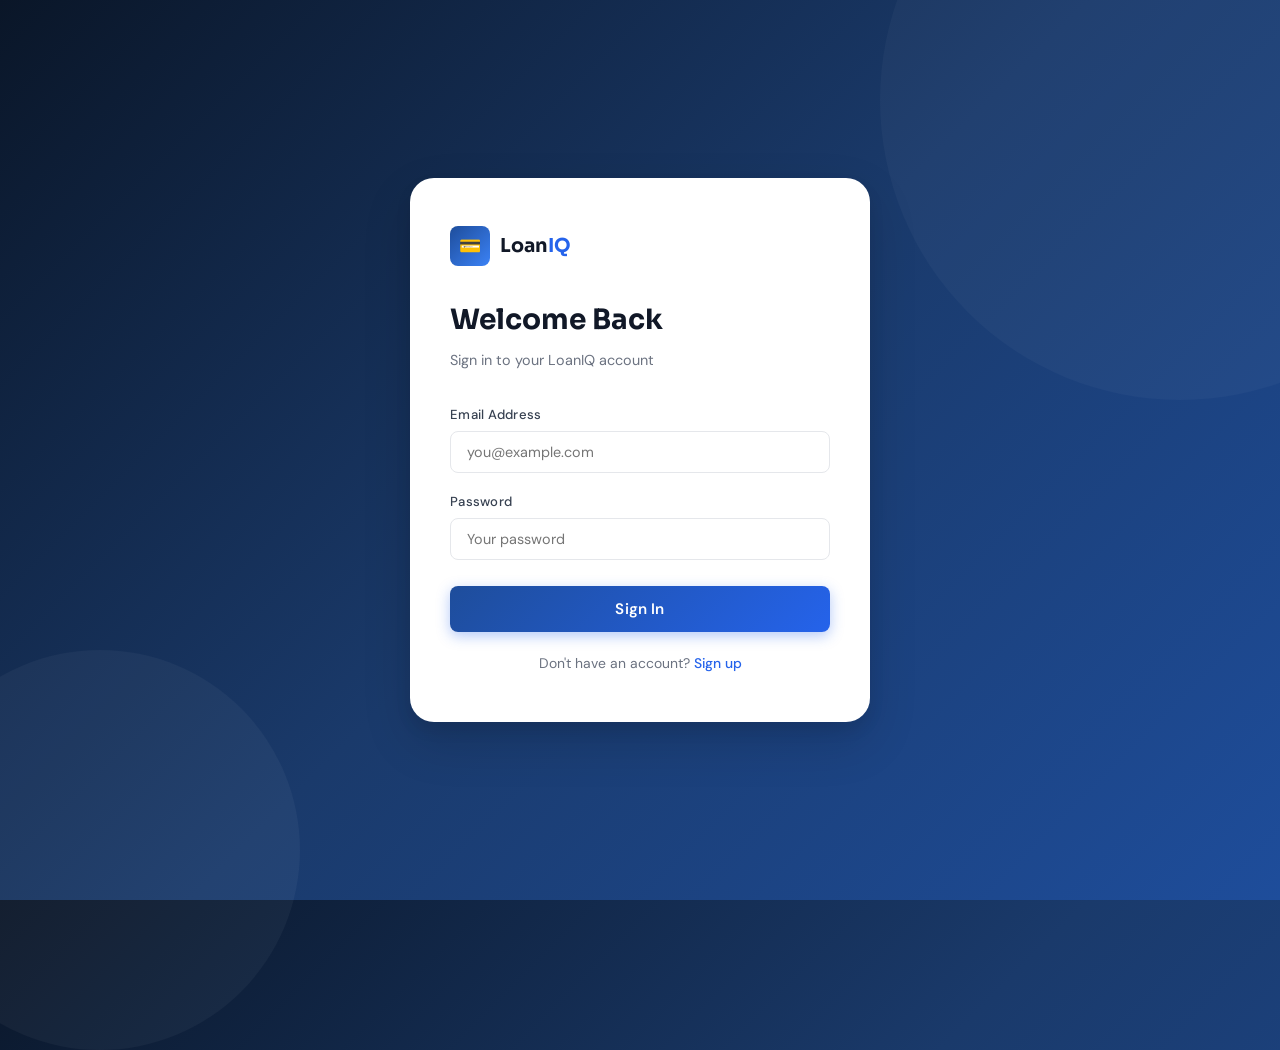
<file: index.html>
<!DOCTYPE html>
<html lang="en">
<head>
  <meta charset="UTF-8">
  <meta name="viewport" content="width=device-width, initial-scale=1.0">
  <title>LoanIQ — Redirecting</title>
  <script src="script.js" defer></script>
</head>
<body></body>
</html>
</file>
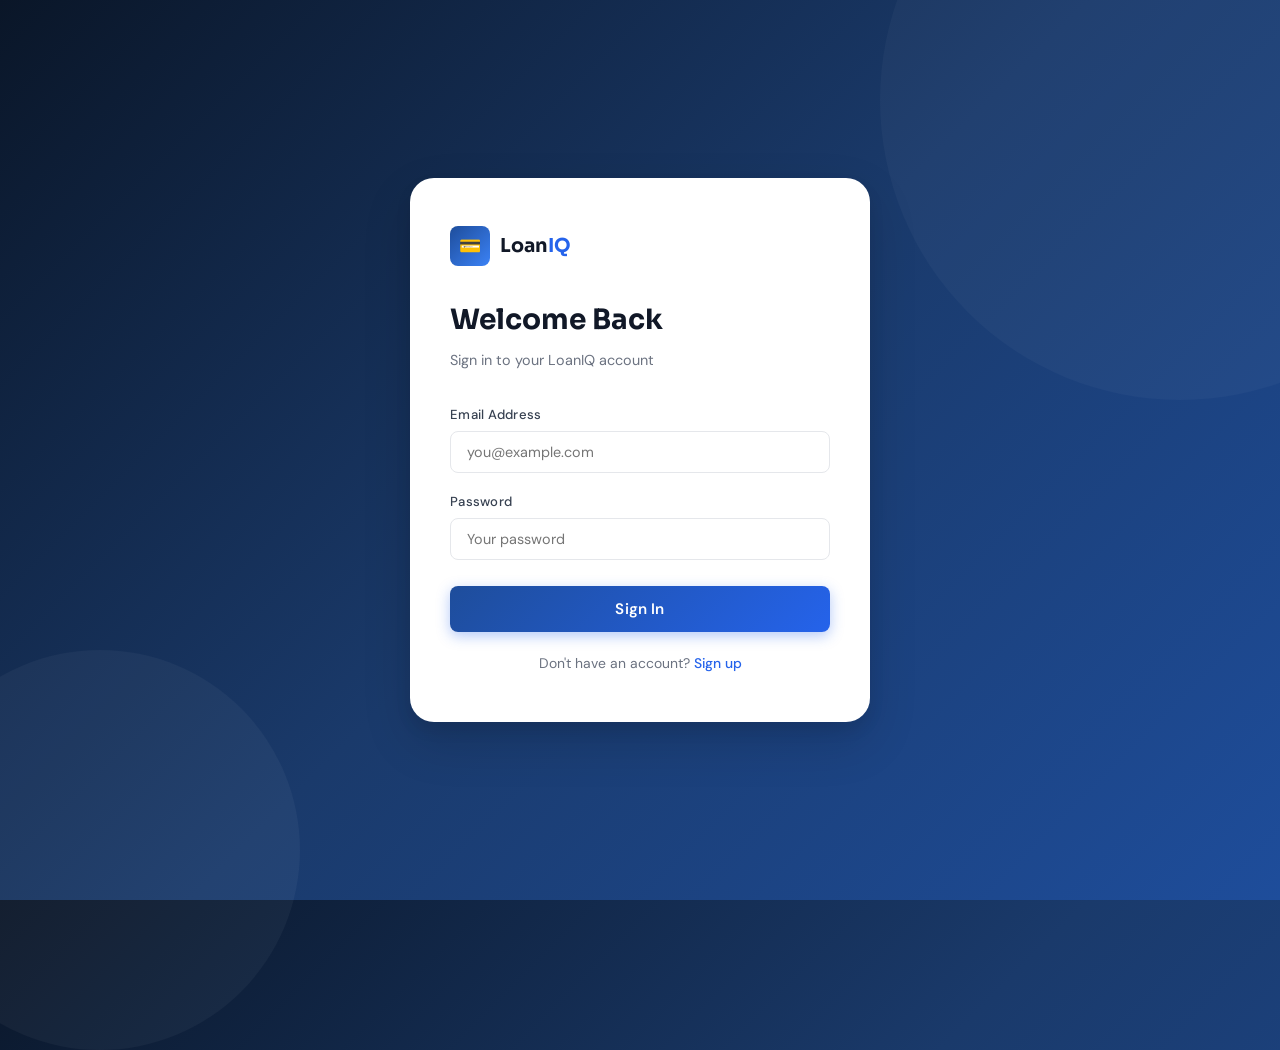
<file: admin.html>
<!DOCTYPE html>
<html lang="en">
<head>
  <meta charset="UTF-8">
  <meta name="viewport" content="width=device-width, initial-scale=1.0">
  <title>LoanIQ — Admin Dashboard</title>
  <link rel="stylesheet" href="style.css">
</head>
<body>

<div class="app-layout">

  <!-- Admin Sidebar -->
  <aside class="sidebar">
    <div class="sidebar-logo">
      <div class="sidebar-logo-icon">🔐</div>
      <div class="sidebar-logo-text">Loan<span>IQ</span> <span style="font-size:0.65rem;opacity:0.7;display:block;font-weight:400;color:rgba(255,255,255,0.5)">Admin Panel</span></div>
    </div>
    <nav class="sidebar-nav">
      <a href="admin.html" class="active"><span class="nav-icon">📊</span> Dashboard</a>
      <a href="admin.html"><span class="nav-icon">📋</span> All Applications</a>
      <a href="admin.html"><span class="nav-icon">📈</span> System Statistics</a>
    </nav>
    <div class="sidebar-logout">
      <a href="#" id="logoutBtn"><span>🚪</span> Logout</a>
    </div>
  </aside>

  <!-- Main Content -->
  <main class="main-content">

    <div class="page-header">
      <h1>Admin Dashboard</h1>
      <p>Real-time system statistics and loan application monitoring.</p>
    </div>

    <!-- Stats -->
    <div class="stats-grid">
      <div class="stat-card">
        <div class="stat-icon blue">📋</div>
        <div class="stat-info">
          <div class="stat-value" id="adminTotal">0</div>
          <div class="stat-label">Total Applications</div>
        </div>
      </div>
      <div class="stat-card">
        <div class="stat-icon green">✅</div>
        <div class="stat-info">
          <div class="stat-value" id="adminApproved">0</div>
          <div class="stat-label">Loans Approved</div>
        </div>
      </div>
      <div class="stat-card">
        <div class="stat-icon red">❌</div>
        <div class="stat-info">
          <div class="stat-value" id="adminRejected">0</div>
          <div class="stat-label">Loans Rejected</div>
        </div>
      </div>
      <div class="stat-card">
        <div class="stat-icon yellow">📊</div>
        <div class="stat-info">
          <div class="stat-value" id="adminRate">0%</div>
          <div class="stat-label">Approval Rate</div>
        </div>
      </div>
    </div>

    <!-- Charts Row -->
    <div style="display:grid;grid-template-columns:1fr 1fr;gap:24px;margin-bottom:28px;">

      <div class="card fade-in">
        <div class="card-title">Score Distribution</div>
        <div class="card-subtitle">Distribution of risk scores across all applications</div>
        <div class="admin-bar-chart" id="scoreChart">
          <div style="color:var(--grey-300);font-size:0.8rem;text-align:center;width:100%;padding-top:20px;">No data yet</div>
        </div>
      </div>

      <div class="card fade-in">
        <div class="card-title">System Info</div>
        <div class="card-subtitle">Environment overview</div>
        <div class="profile-meta">
          <div class="meta-row">
            <span class="meta-key">Admin User</span>
            <span class="meta-value">admin@loan.com</span>
          </div>
          <div class="meta-row">
            <span class="meta-key">Scoring Engine</span>
            <span class="meta-value">Rule-Based v1.0</span>
          </div>
          <div class="meta-row">
            <span class="meta-key">Approval Threshold</span>
            <span class="meta-value">60 / 100 pts</span>
          </div>
          <div class="meta-row">
            <span class="meta-key">Storage</span>
            <span class="meta-value">localStorage (Browser)</span>
          </div>
          <div class="meta-row">
            <span class="meta-key">Status</span>
            <span class="meta-value"><span class="badge badge-success">Operational</span></span>
          </div>
        </div>
      </div>

    </div>

    <!-- Recent Applications Table -->
    <div class="card fade-in">
      <div class="card-title">Recent Loan Applications</div>
      <div class="card-subtitle">Latest 20 applications across all users</div>

      <div id="adminEmpty" class="empty-state hidden">
        <div class="empty-icon">📭</div>
        <p>No applications in the system yet.<br>Applications will appear here once users submit their loan forms.</p>
      </div>

      <div class="history-table-wrap">
        <table class="history-table">
          <thead>
            <tr>
              <th>Username</th>
              <th>Loan Amount</th>
              <th>Credit Score</th>
              <th>Risk Score</th>
              <th>Result</th>
              <th>Date</th>
            </tr>
          </thead>
          <tbody id="adminTbody"></tbody>
        </table>
      </div>

    </div>

  </main>
</div>

<script src="script.js"></script>
</body>
</html>
</file>
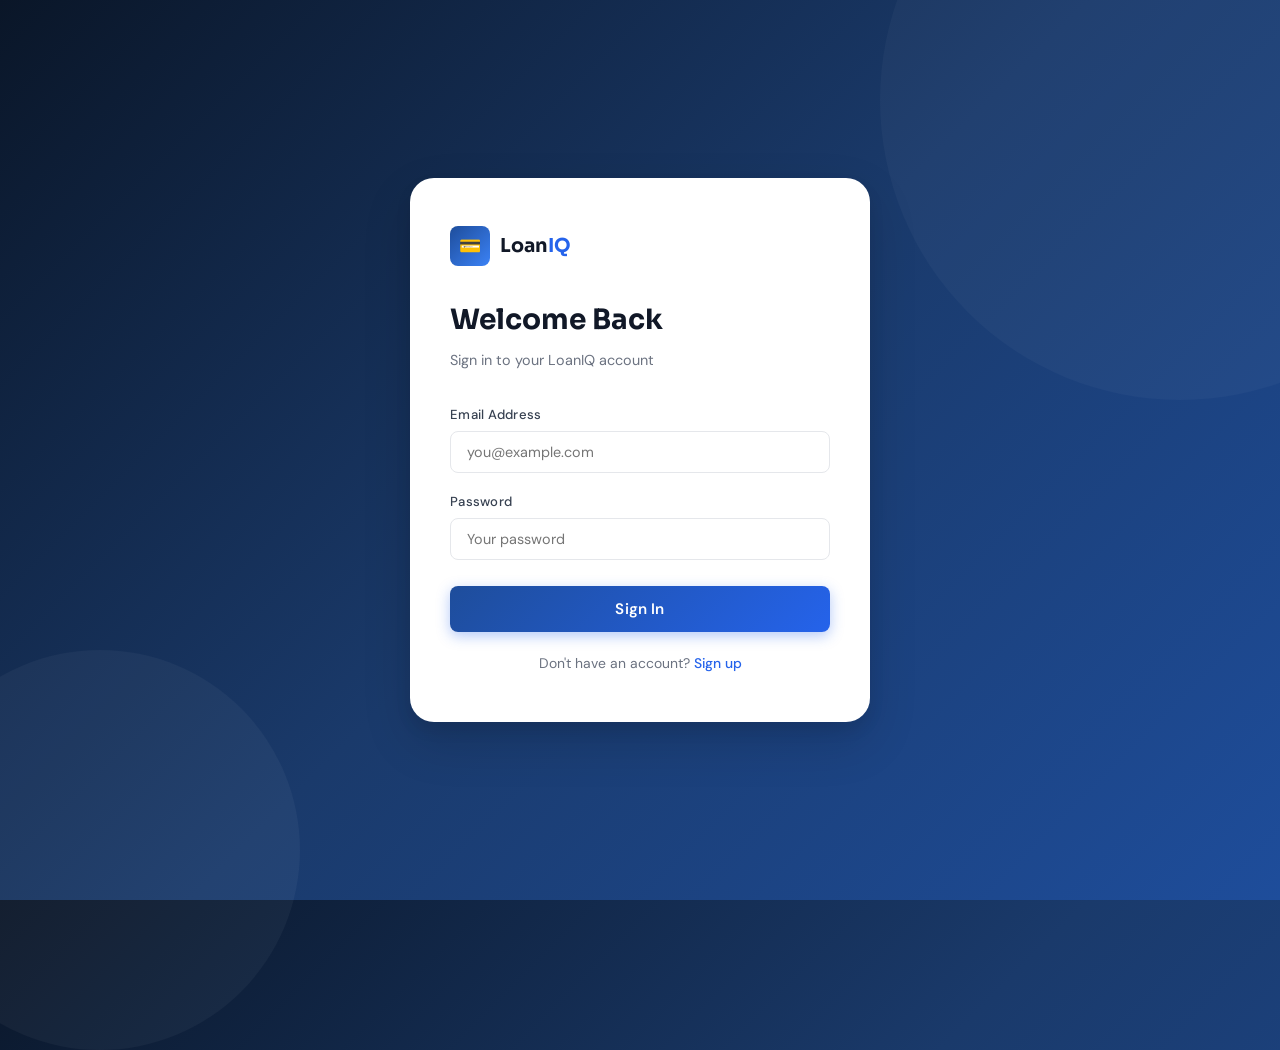
<file: history.html>
<!DOCTYPE html>
<html lang="en">
<head>
  <meta charset="UTF-8">
  <meta name="viewport" content="width=device-width, initial-scale=1.0">
  <title>LoanIQ — Prediction History</title>
  <link rel="stylesheet" href="style.css">
</head>
<body>

<div class="app-layout">

  <!-- Sidebar -->
  <aside class="sidebar">
    <div class="sidebar-logo">
      <div class="sidebar-logo-icon">💳</div>
      <div class="sidebar-logo-text">Loan<span>IQ</span></div>
    </div>
    <nav class="sidebar-nav">
      <a href="home.html"><span class="nav-icon">🏠</span> Home</a>
      <a href="home.html"><span class="nav-icon">📋</span> Apply Loan</a>
      <a href="history.html" class="active"><span class="nav-icon">📈</span> Prediction History</a>
      <a href="profile.html"><span class="nav-icon">👤</span> User Profile</a>
    </nav>
    <div class="sidebar-logout">
      <a href="#" id="logoutBtn"><span>🚪</span> Logout</a>
    </div>
  </aside>

  <!-- Main Content -->
  <main class="main-content">

    <div class="page-header">
      <h1>Prediction History</h1>
      <p>All your previous loan evaluation results.</p>
    </div>

    <div class="card fade-in">
      <div style="display:flex;justify-content:space-between;align-items:center;margin-bottom:20px;">
        <div>
          <div class="card-title" style="margin-bottom:0">Application Records</div>
        </div>
        <a href="home.html" class="btn btn-primary" style="width:auto;padding:10px 20px;font-size:0.85rem;">
          + New Application
        </a>
      </div>

      <!-- Empty state -->
      <div id="historyEmpty" class="empty-state hidden">
        <div class="empty-icon">📋</div>
        <p>No loan applications yet.<br>Submit your first application to see results here.</p>
      </div>

      <!-- Table -->
      <div class="history-table-wrap">
        <table class="history-table">
          <thead>
            <tr>
              <th>Loan Amount</th>
              <th>Credit Score</th>
              <th>Purpose</th>
              <th>Risk Score</th>
              <th>Result</th>
              <th>Date</th>
            </tr>
          </thead>
          <tbody id="historyTbody"></tbody>
        </table>
      </div>

    </div>

  </main>
</div>

<script src="script.js"></script>
</body>
</html>
</file>
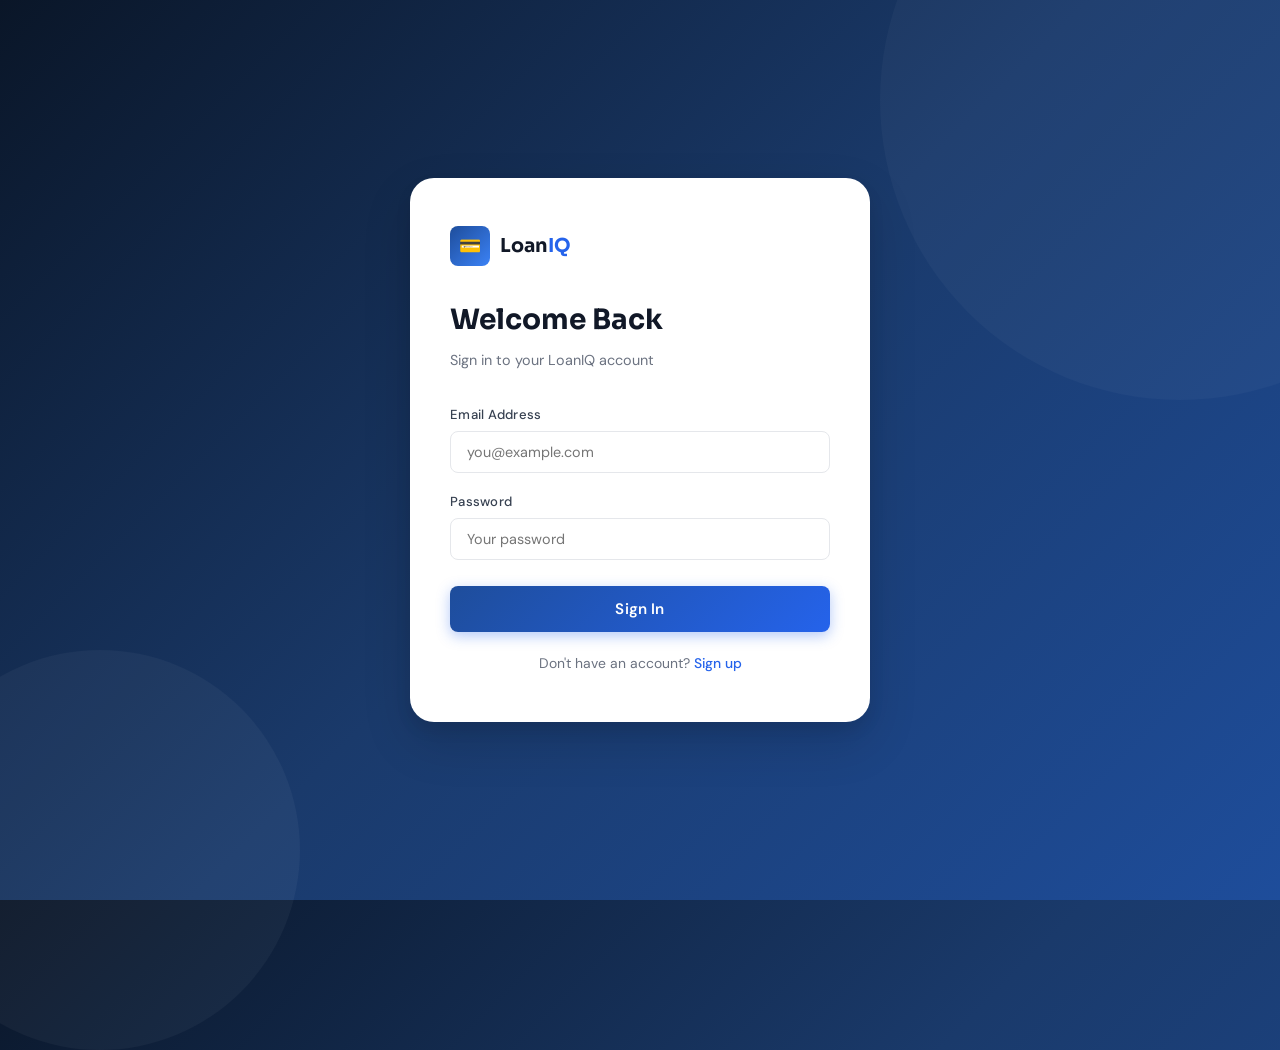
<file: home.html>
<!DOCTYPE html>
<html lang="en">
<head>
  <meta charset="UTF-8">
  <meta name="viewport" content="width=device-width, initial-scale=1.0">
  <title>LoanIQ — Apply for Loan</title>
  <link rel="stylesheet" href="style.css">
</head>
<body>

<div class="app-layout">

  <!-- Sidebar -->
  <aside class="sidebar">
    <div class="sidebar-logo">
      <div class="sidebar-logo-icon">💳</div>
      <div class="sidebar-logo-text">Loan<span>IQ</span></div>
    </div>
    <nav class="sidebar-nav">
      <a href="home.html"    class="active"><span class="nav-icon">🏠</span> Home</a>
      <a href="home.html#apply"><span class="nav-icon">📋</span> Apply Loan</a>
      <a href="history.html"><span class="nav-icon">📈</span> Prediction History</a>
      <a href="profile.html"><span class="nav-icon">👤</span> User Profile</a>
    </nav>
    <div class="sidebar-logout">
      <a href="#" id="logoutBtn"><span>🚪</span> Logout</a>
    </div>
  </aside>

  <!-- Main Content -->
  <main class="main-content">

    <!-- Welcome Banner -->
    <div class="welcome-banner">
      <h2>Hello, <span id="welcomeName">User</span> 👋</h2>
      <p>Complete the loan application form below. Our system will evaluate your eligibility instantly using financial scoring.</p>
      <button class="btn-apply" id="applyNowBtn">Apply for a Loan →</button>
    </div>

    <!-- Loan Application Form -->
    <div id="loanFormSection">
      <div class="page-header">
        <h1>Loan Application</h1>
        <p>Fill in all the details accurately for the best prediction result.</p>
      </div>

      <div class="card fade-in">
        <form id="loanForm" novalidate>

          <!-- Personal Details -->
          <div class="loan-form-grid">
            <div class="form-section-title">Personal Information</div>

            <div class="form-group">
              <label for="gender">Gender</label>
              <select id="gender">
                <option value="">— Select —</option>
                <option value="male">Male</option>
                <option value="female">Female</option>
                <option value="other">Other / Prefer not to say</option>
              </select>
              <div class="error-msg" id="gender_err"></div>
            </div>

            <div class="form-group">
              <label for="age">Age (years)</label>
              <input type="number" id="age" placeholder="e.g. 32" min="18" max="80">
              <div class="error-msg" id="age_err"></div>
            </div>

            <div class="form-group">
              <label for="maritalStatus">Marital Status</label>
              <select id="maritalStatus">
                <option value="">— Select —</option>
                <option value="single">Single</option>
                <option value="married">Married</option>
                <option value="divorced">Divorced</option>
                <option value="widowed">Widowed</option>
              </select>
              <div class="error-msg" id="maritalStatus_err"></div>
            </div>

            <div class="form-group">
              <label for="dependents">Number of Dependents</label>
              <select id="dependents">
                <option value="">— Select —</option>
                <option value="0">0</option>
                <option value="1">1</option>
                <option value="2">2</option>
                <option value="3">3</option>
                <option value="4">4+</option>
              </select>
              <div class="error-msg" id="dependents_err"></div>
            </div>

            <div class="form-group">
              <label for="education">Education Level</label>
              <select id="education">
                <option value="">— Select —</option>
                <option value="postgraduate">Post Graduate / PhD</option>
                <option value="graduate">Graduate (Bachelor's)</option>
                <option value="undergraduate">Undergraduate / Diploma</option>
                <option value="highschool">High School</option>
                <option value="below_highschool">Below High School</option>
              </select>
              <div class="error-msg" id="education_err"></div>
            </div>

            <div class="form-group">
              <label for="propertyArea">Property Area</label>
              <select id="propertyArea">
                <option value="">— Select —</option>
                <option value="urban">Urban</option>
                <option value="semiurban">Semi-Urban</option>
                <option value="rural">Rural</option>
              </select>
              <div class="error-msg" id="propertyArea_err"></div>
            </div>
          </div>

          <!-- Employment Details -->
          <div class="loan-form-grid" style="margin-top:24px;">
            <div class="form-section-title">Employment & Income</div>

            <div class="form-group">
              <label for="employmentType">Employment Type</label>
              <select id="employmentType">
                <option value="">— Select —</option>
                <option value="salaried">Salaried</option>
                <option value="self-employed">Self-Employed</option>
                <option value="contract">Contract / Freelance</option>
                <option value="unemployed">Unemployed</option>
              </select>
              <div class="error-msg" id="employmentType_err"></div>
            </div>

            <div class="form-group">
              <label for="employerType">Employer Type</label>
              <select id="employerType">
                <option value="">— Select —</option>
                <option value="government">Government / PSU</option>
                <option value="mnc">MNC / Large Corporate</option>
                <option value="private_sme">Private SME</option>
                <option value="startup">Startup</option>
                <option value="own_business">Own Business</option>
                <option value="na">Not Applicable</option>
              </select>
              <div class="error-msg" id="employerType_err"></div>
            </div>

            <div class="form-group">
              <label for="applicantIncome">Applicant Monthly Income (₹)</label>
              <input type="number" id="applicantIncome" placeholder="e.g. 50000" min="0">
              <div class="error-msg" id="applicantIncome_err"></div>
            </div>

            <div class="form-group">
              <label for="coApplicantIncome">Co-Applicant Monthly Income (₹)</label>
              <input type="number" id="coApplicantIncome" placeholder="0 if none" min="0">
              <div class="error-msg" id="coApplicantIncome_err"></div>
            </div>

            <div class="form-group">
              <label for="savings">Total Savings / Assets (₹)</label>
              <input type="number" id="savings" placeholder="e.g. 200000" min="0">
              <div class="error-msg" id="savings_err"></div>
            </div>

            <div class="form-group">
              <label for="existingLoans">No. of Existing Loans</label>
              <select id="existingLoans">
                <option value="">— Select —</option>
                <option value="0">0</option>
                <option value="1">1</option>
                <option value="2">2</option>
                <option value="3">3+</option>
              </select>
              <div class="error-msg" id="existingLoans_err"></div>
            </div>
          </div>

          <!-- Financial Profile -->
          <div class="loan-form-grid" style="margin-top:24px;">
            <div class="form-section-title">Financial Profile</div>

            <div class="form-group">
              <label for="creditScore">Credit Score (300–900)</label>
              <input type="number" id="creditScore" placeholder="e.g. 720" min="300" max="900">
              <div class="error-msg" id="creditScore_err"></div>
            </div>

            <div class="form-group">
              <label for="dtiRatio">DTI Ratio — Debt-to-Income % (0–100)</label>
              <input type="number" id="dtiRatio" placeholder="e.g. 28" min="0" max="100" step="0.1">
              <div class="error-msg" id="dtiRatio_err"></div>
            </div>
          </div>

          <!-- Loan Details -->
          <div class="loan-form-grid" style="margin-top:24px;">
            <div class="form-section-title">Loan Details</div>

            <div class="form-group">
              <label for="loanAmount">Loan Amount Requested (₹)</label>
              <input type="number" id="loanAmount" placeholder="e.g. 500000" min="1000">
              <div class="error-msg" id="loanAmount_err"></div>
            </div>

            <div class="form-group">
              <label for="loanTerm">Loan Term</label>
              <select id="loanTerm">
                <option value="">— Select —</option>
                <option value="12">12 months (1 year)</option>
                <option value="24">24 months (2 years)</option>
                <option value="36">36 months (3 years)</option>
                <option value="48">48 months (4 years)</option>
                <option value="60">60 months (5 years)</option>
                <option value="84">84 months (7 years)</option>
                <option value="120">120 months (10 years)</option>
                <option value="180">180 months (15 years)</option>
                <option value="240">240 months (20 years)</option>
                <option value="360">360 months (30 years)</option>
              </select>
              <div class="error-msg" id="loanTerm_err"></div>
            </div>

            <div class="form-group">
              <label for="loanPurpose">Loan Purpose</label>
              <select id="loanPurpose">
                <option value="">— Select —</option>
                <option value="Home Purchase">Home Purchase</option>
                <option value="Home Renovation">Home Renovation</option>
                <option value="Education">Education</option>
                <option value="Business">Business Expansion</option>
                <option value="Vehicle">Vehicle Purchase</option>
                <option value="Medical">Medical Emergency</option>
                <option value="Wedding">Wedding</option>
                <option value="Debt Consolidation">Debt Consolidation</option>
                <option value="Personal">Personal Use</option>
                <option value="Other">Other</option>
              </select>
              <div class="error-msg" id="loanPurpose_err"></div>
            </div>

            <!-- Submit -->
            <div class="form-actions">
              <button type="reset" class="btn btn-secondary">Clear Form</button>
              <button type="submit" class="btn btn-primary" style="width:auto;">
                ⚡ Evaluate Loan Application
              </button>
            </div>
          </div>

        </form>
      </div>
    </div>

  </main>
</div>

<script src="script.js"></script>
</body>
</html>
</file>
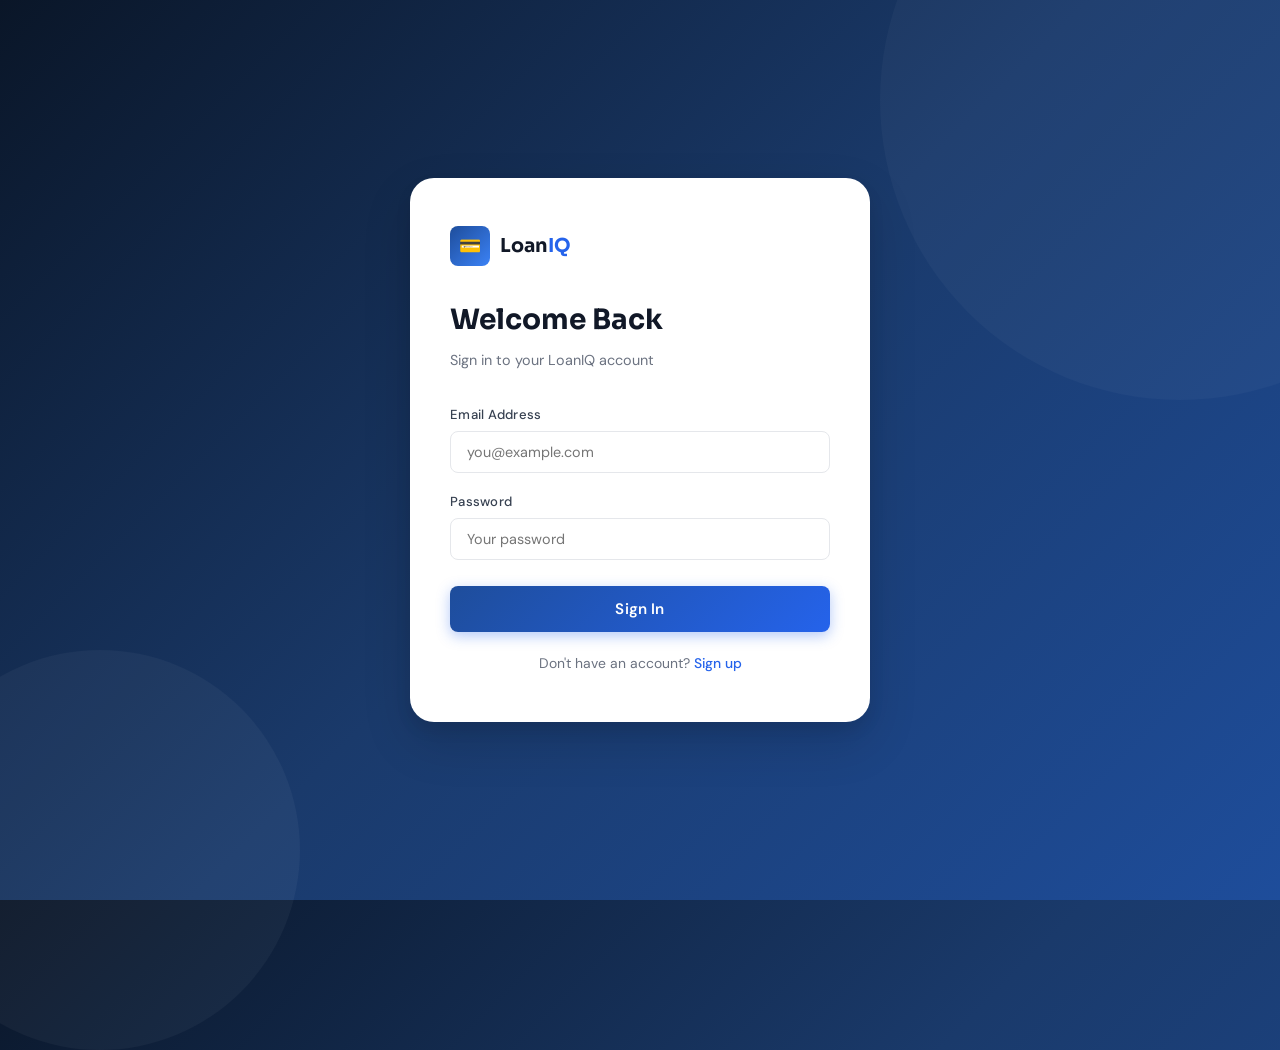
<file: login.html>
<!DOCTYPE html>
<html lang="en">
<head>
  <meta charset="UTF-8">
  <meta name="viewport" content="width=device-width, initial-scale=1.0">
  <title>LoanIQ — Sign In</title>
  <link rel="stylesheet" href="style.css">
</head>
<body class="auth-page">

  <div class="auth-card fade-in">

    <!-- Logo -->
    <div class="auth-logo">
      <div class="auth-logo-icon">💳</div>
      <div class="auth-logo-text">Loan<span>IQ</span></div>
    </div>

    <h1 class="auth-title">Welcome Back</h1>
    <p class="auth-subtitle">Sign in to your LoanIQ account</p>

    <!-- Alert box -->
    <div id="alertBox" class="alert hidden"></div>

    <!-- Login Form -->
    <form id="loginForm" novalidate>

      <div class="form-group">
        <label for="l_email">Email Address</label>
        <input type="email" id="l_email" placeholder="you@example.com" autocomplete="email">
        <div class="error-msg" id="l_email_err"></div>
      </div>

      <div class="form-group">
        <label for="l_password">Password</label>
        <input type="password" id="l_password" placeholder="Your password" autocomplete="current-password">
        <div class="error-msg" id="l_password_err"></div>
      </div>

      <button type="submit" class="btn btn-primary" style="margin-top:8px;">
        Sign In
      </button>

    </form>

    <p class="auth-link">Don't have an account? <a href="signup.html">Sign up</a></p>

  </div>

  <script src="script.js"></script>
</body>
</html>
</file>
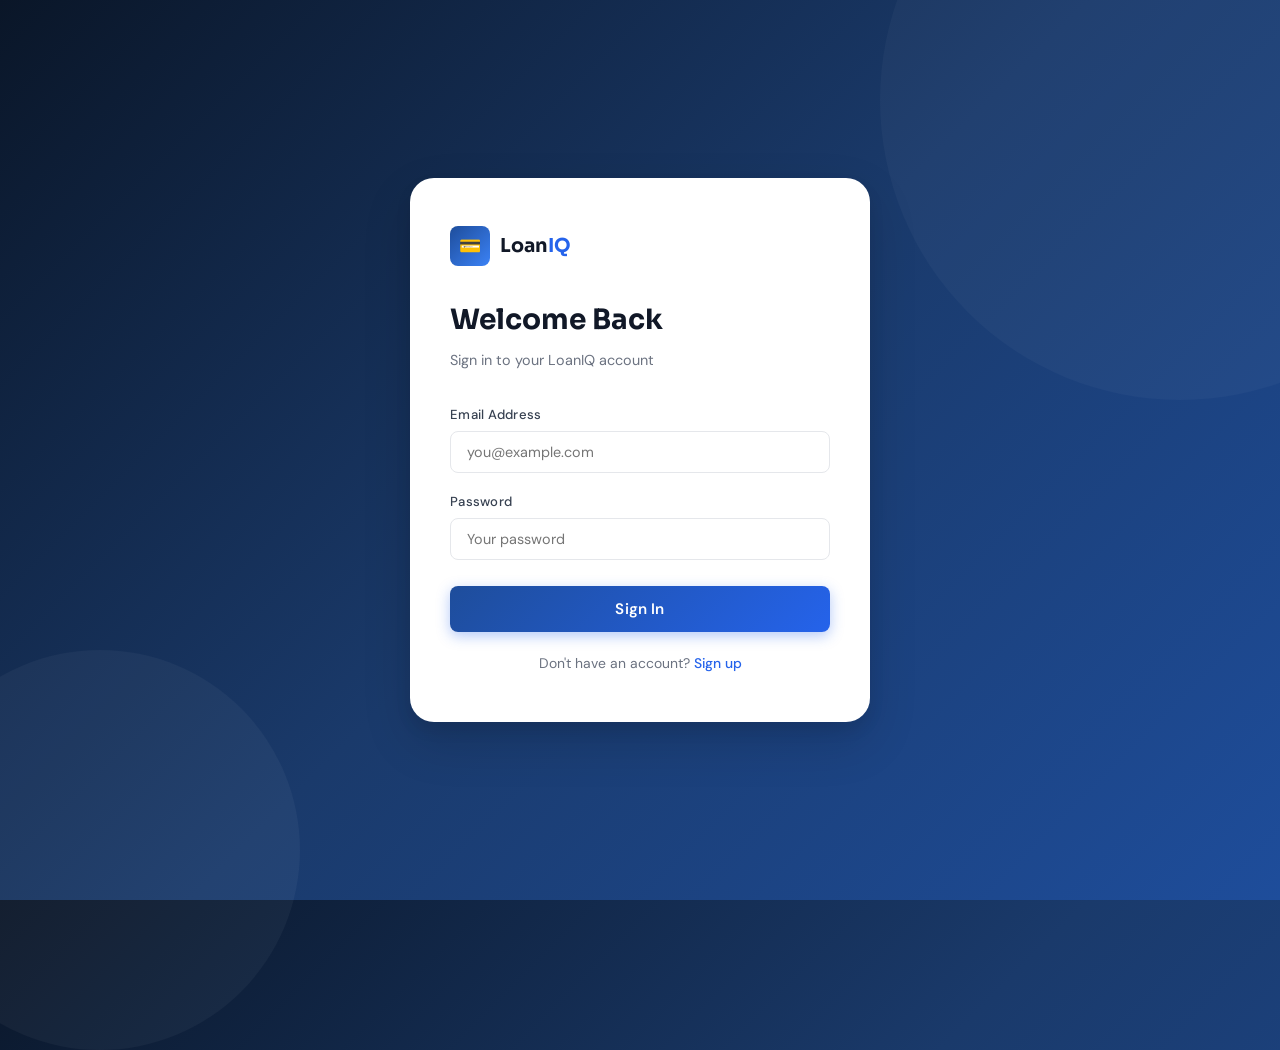
<file: profile.html>
<!DOCTYPE html>
<html lang="en">
<head>
  <meta charset="UTF-8">
  <meta name="viewport" content="width=device-width, initial-scale=1.0">
  <title>LoanIQ — My Profile</title>
  <link rel="stylesheet" href="style.css">
</head>
<body>

<div class="app-layout">

  <!-- Sidebar -->
  <aside class="sidebar">
    <div class="sidebar-logo">
      <div class="sidebar-logo-icon">💳</div>
      <div class="sidebar-logo-text">Loan<span>IQ</span></div>
    </div>
    <nav class="sidebar-nav">
      <a href="home.html"><span class="nav-icon">🏠</span> Home</a>
      <a href="home.html"><span class="nav-icon">📋</span> Apply Loan</a>
      <a href="history.html"><span class="nav-icon">📈</span> Prediction History</a>
      <a href="profile.html" class="active"><span class="nav-icon">👤</span> User Profile</a>
    </nav>
    <div class="sidebar-logout">
      <a href="#" id="logoutBtn"><span>🚪</span> Logout</a>
    </div>
  </aside>

  <!-- Main Content -->
  <main class="main-content">

    <div class="page-header">
      <h1>User Profile</h1>
      <p>Your account information and activity summary.</p>
    </div>

    <div style="display:grid; grid-template-columns:300px 1fr; gap:24px; align-items:start;">

      <!-- Profile Card -->
      <div class="card fade-in">
        <div class="profile-avatar" id="profileAvatar">U</div>
        <div class="profile-name" id="profileName">—</div>
        <div class="profile-email" id="profileEmail">—</div>

        <a href="history.html" class="btn btn-primary" style="width:100%;text-align:center;display:block;padding:11px 0;font-size:0.88rem;">
          View My Predictions
        </a>
      </div>

      <!-- Details Card -->
      <div class="card fade-in">
        <div class="card-title">Account Details</div>
        <div class="card-subtitle">Your registered information and loan activity.</div>

        <div class="profile-meta">
          <div class="meta-row">
            <span class="meta-key">Full Name</span>
            <span class="meta-value" id="metaUsername">—</span>
          </div>
          <div class="meta-row">
            <span class="meta-key">Email Address</span>
            <span class="meta-value" id="metaEmail">—</span>
          </div>
          <div class="meta-row">
            <span class="meta-key">Total Applications</span>
            <span class="meta-value" id="metaTotal">0</span>
          </div>
          <div class="meta-row">
            <span class="meta-key">Loans Approved</span>
            <span class="meta-value" style="color:var(--success);" id="metaApproved">0</span>
          </div>
          <div class="meta-row">
            <span class="meta-key">Loans Rejected</span>
            <span class="meta-value" style="color:var(--danger);" id="metaRejected">0</span>
          </div>
          <div class="meta-row">
            <span class="meta-key">Account Status</span>
            <span class="meta-value" id="metaMember">
              <span class="badge badge-success">Active</span>
            </span>
          </div>
        </div>

      </div>

    </div>

  </main>
</div>

<script src="script.js"></script>
</body>
</html>
</file>
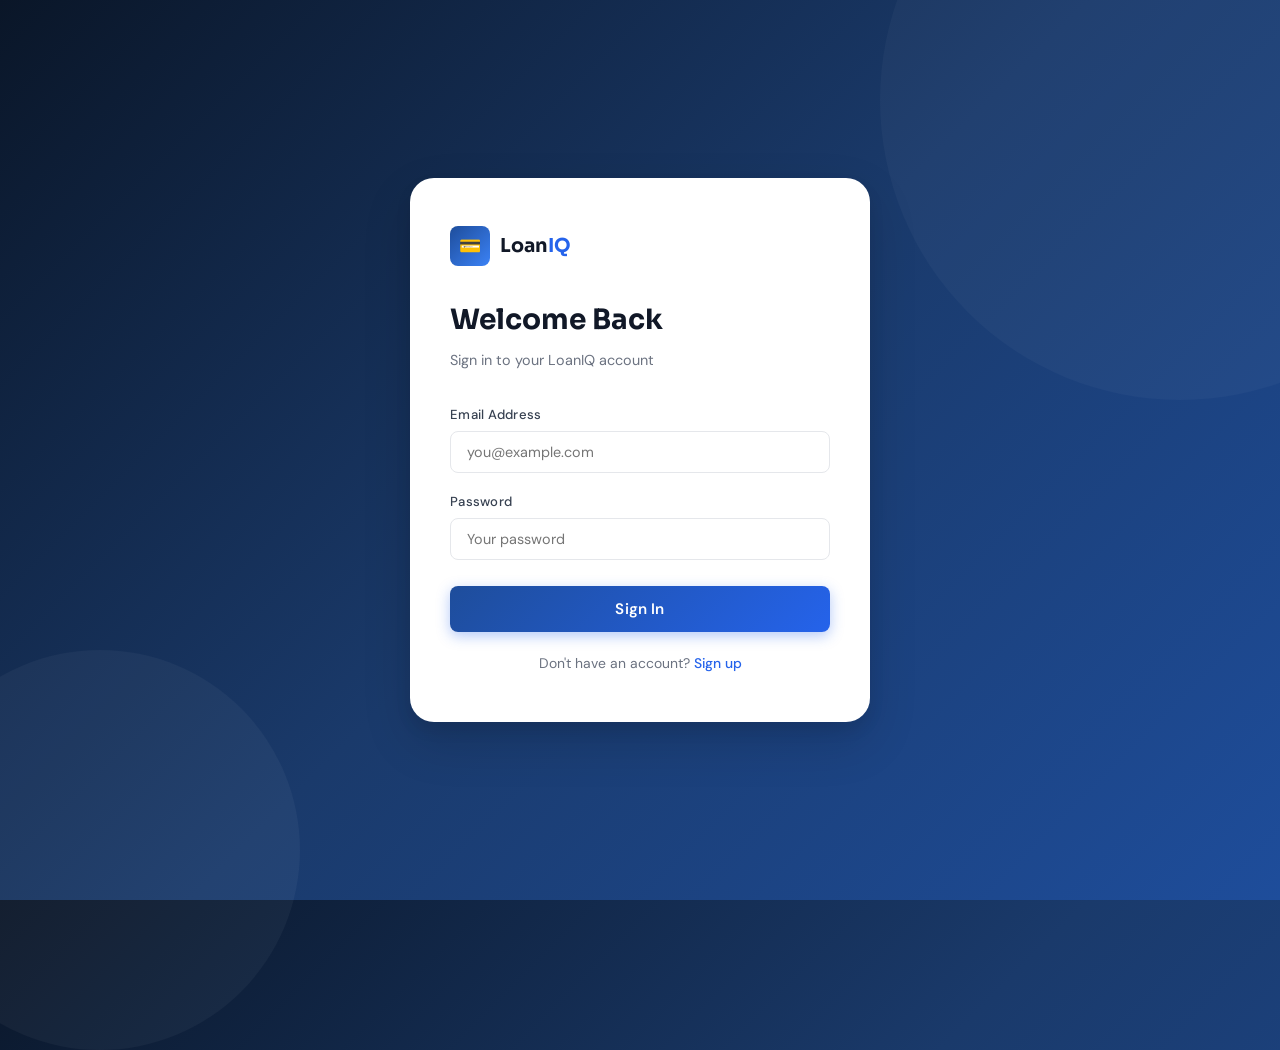
<file: result.html>
<!DOCTYPE html>
<html lang="en">
<head>
  <meta charset="UTF-8">
  <meta name="viewport" content="width=device-width, initial-scale=1.0">
  <title>LoanIQ — Prediction Result</title>
  <link rel="stylesheet" href="style.css">
</head>
<body>

<div class="app-layout">

  <!-- Sidebar -->
  <aside class="sidebar">
    <div class="sidebar-logo">
      <div class="sidebar-logo-icon">💳</div>
      <div class="sidebar-logo-text">Loan<span>IQ</span></div>
    </div>
    <nav class="sidebar-nav">
      <a href="home.html"><span class="nav-icon">🏠</span> Home</a>
      <a href="home.html"><span class="nav-icon">📋</span> Apply Loan</a>
      <a href="history.html"><span class="nav-icon">📈</span> Prediction History</a>
      <a href="profile.html"><span class="nav-icon">👤</span> User Profile</a>
    </nav>
    <div class="sidebar-logout">
      <a href="#" id="logoutBtn"><span>🚪</span> Logout</a>
    </div>
  </aside>

  <!-- Main Content -->
  <main class="main-content">

    <div class="page-header">
      <h1>Prediction Result</h1>
      <p>Your loan application has been evaluated by our financial scoring system.</p>
    </div>

    <div style="display:grid; grid-template-columns:1fr 1fr; gap:24px; align-items:start;">

      <!-- Result Hero Card -->
      <div class="card fade-in" style="grid-column:1/-1; max-width:600px; margin:0 auto; width:100%;">
        <div class="result-hero">

          <!-- Icon -->
          <div class="result-icon approved" id="resultIcon">✓</div>

          <!-- Status -->
          <div class="result-status approved" id="resultStatus">Loan Approved</div>
          <div class="result-amount" id="resultLoanAmt"></div>

          <!-- Score Bar -->
          <div class="result-score-bar">
            <div class="score-label">
              <span>Risk Score</span>
              <span id="scorePercent">0%</span>
            </div>
            <div class="score-bar-track">
              <div class="score-bar-fill approved" id="scoreBarFill" style="width:0%"></div>
            </div>
            <div class="score-label" style="margin-top:6px;font-size:0.75rem;">
              <span style="color:var(--danger)">Rejected (&lt;60%)</span>
              <span style="color:var(--success)">Approved (≥60%)</span>
            </div>
          </div>

          <!-- Reasons -->
          <div class="result-reasons">
            <h3>Evaluation Breakdown</h3>
            <div id="reasonsList"></div>
          </div>

        </div>

        <!-- Actions -->
        <div style="display:flex;gap:12px;justify-content:center;padding-top:20px;border-top:1px solid var(--grey-100);">
          <button class="btn btn-secondary" id="applyAgainBtn">Apply Again</button>
          <a href="history.html" class="btn btn-primary" style="width:auto;">View History</a>
        </div>
      </div>

    </div>

  </main>
</div>

<script src="script.js"></script>
</body>
</html>
</file>
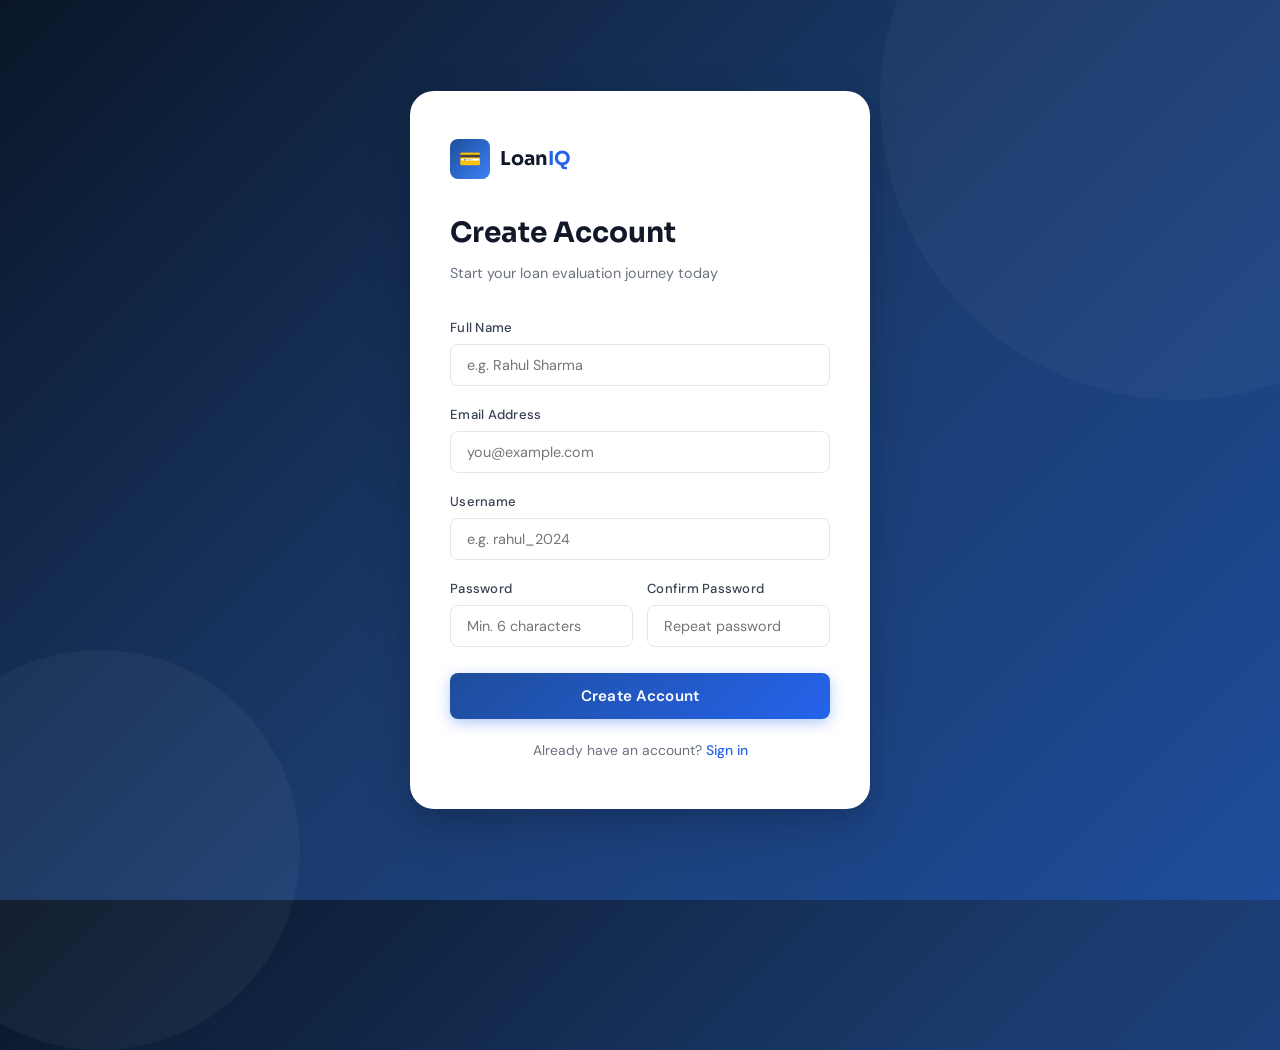
<file: signup.html>
<!DOCTYPE html>
<html lang="en">
<head>
  <meta charset="UTF-8">
  <meta name="viewport" content="width=device-width, initial-scale=1.0">
  <title>LoanIQ — Create Account</title>
  <link rel="stylesheet" href="style.css">
</head>
<body class="auth-page">

  <div class="auth-card fade-in">

    <!-- Logo -->
    <div class="auth-logo">
      <div class="auth-logo-icon">💳</div>
      <div class="auth-logo-text">Loan<span>IQ</span></div>
    </div>

    <h1 class="auth-title">Create Account</h1>
    <p class="auth-subtitle">Start your loan evaluation journey today</p>

    <!-- Alert box -->
    <div id="alertBox" class="alert hidden"></div>

    <!-- Signup Form -->
    <form id="signupForm" novalidate>

      <div class="form-group">
        <label for="su_name">Full Name</label>
        <input type="text" id="su_name" placeholder="e.g. Rahul Sharma" autocomplete="name">
        <div class="error-msg" id="su_name_err"></div>
      </div>

      <div class="form-group">
        <label for="su_email">Email Address</label>
        <input type="email" id="su_email" placeholder="you@example.com" autocomplete="email">
        <div class="error-msg" id="su_email_err"></div>
      </div>

      <div class="form-group">
        <label for="su_username">Username</label>
        <input type="text" id="su_username" placeholder="e.g. rahul_2024" autocomplete="username">
        <div class="error-msg" id="su_username_err"></div>
      </div>

      <div class="form-row">
        <div class="form-group">
          <label for="su_password">Password</label>
          <input type="password" id="su_password" placeholder="Min. 6 characters" autocomplete="new-password">
          <div class="error-msg" id="su_password_err"></div>
        </div>
        <div class="form-group">
          <label for="su_confirm">Confirm Password</label>
          <input type="password" id="su_confirm" placeholder="Repeat password" autocomplete="new-password">
          <div class="error-msg" id="su_confirm_err"></div>
        </div>
      </div>

      <button type="submit" class="btn btn-primary" style="margin-top:8px;">
        Create Account
      </button>

    </form>

    <p class="auth-link">Already have an account? <a href="login.html">Sign in</a></p>

  </div>

  <script src="script.js"></script>
</body>
</html>
</file>
<file: style.css>
/* ============================================
   LOAN DEFAULT PREDICTION SYSTEM - STYLES
   Fintech: Clean, Professional, Modern
   ============================================ */

@import url('https://fonts.googleapis.com/css2?family=Sora:wght@300;400;500;600;700&family=DM+Sans:wght@300;400;500&display=swap');

/* ---- CSS Variables ---- */
:root {
  --blue-900: #0a1628;
  --blue-800: #0e2040;
  --blue-700: #1a3a6b;
  --blue-600: #1e4d9b;
  --blue-500: #2563eb;
  --blue-400: #3b82f6;
  --blue-300: #93c5fd;
  --blue-100: #dbeafe;
  --blue-50:  #eff6ff;

  --grey-900: #111827;
  --grey-800: #1f2937;
  --grey-700: #374151;
  --grey-600: #4b5563;
  --grey-500: #6b7280;
  --grey-400: #9ca3af;
  --grey-300: #d1d5db;
  --grey-200: #e5e7eb;
  --grey-100: #f3f4f6;
  --grey-50:  #f9fafb;

  --white: #ffffff;
  --success: #10b981;
  --success-light: #d1fae5;
  --danger: #ef4444;
  --danger-light: #fee2e2;
  --warning: #f59e0b;
  --warning-light: #fef3c7;

  --shadow-sm: 0 1px 3px rgba(0,0,0,0.07), 0 1px 2px rgba(0,0,0,0.05);
  --shadow-md: 0 4px 12px rgba(0,0,0,0.08), 0 2px 4px rgba(0,0,0,0.05);
  --shadow-lg: 0 10px 30px rgba(0,0,0,0.10), 0 4px 8px rgba(0,0,0,0.06);
  --shadow-xl: 0 20px 50px rgba(0,0,0,0.14), 0 8px 16px rgba(0,0,0,0.08);

  --radius-sm: 8px;
  --radius-md: 12px;
  --radius-lg: 16px;
  --radius-xl: 24px;

  --font-heading: 'Sora', sans-serif;
  --font-body: 'DM Sans', sans-serif;
}

/* ---- Reset & Base ---- */
*, *::before, *::after { box-sizing: border-box; margin: 0; padding: 0; }

html { font-size: 16px; scroll-behavior: smooth; }

body {
  font-family: var(--font-body);
  background-color: var(--grey-50);
  color: var(--grey-900);
  line-height: 1.6;
  min-height: 100vh;
}

/* ---- Auth Pages (Signup / Login) ---- */
.auth-page {
  min-height: 100vh;
  display: flex;
  align-items: center;
  justify-content: center;
  background: linear-gradient(135deg, var(--blue-900) 0%, var(--blue-700) 50%, var(--blue-600) 100%);
  padding: 24px;
  position: relative;
  overflow: hidden;
}

.auth-page::before {
  content: '';
  position: absolute;
  width: 600px; height: 600px;
  border-radius: 50%;
  background: rgba(255,255,255,0.03);
  top: -200px; right: -200px;
}

.auth-page::after {
  content: '';
  position: absolute;
  width: 400px; height: 400px;
  border-radius: 50%;
  background: rgba(255,255,255,0.04);
  bottom: -150px; left: -100px;
}

.auth-card {
  background: var(--white);
  border-radius: var(--radius-xl);
  padding: 48px 40px;
  width: 100%;
  max-width: 460px;
  box-shadow: var(--shadow-xl);
  position: relative;
  z-index: 1;
  animation: slideUp 0.5s ease;
}

.auth-logo {
  display: flex;
  align-items: center;
  gap: 10px;
  margin-bottom: 32px;
}

.auth-logo-icon {
  width: 40px; height: 40px;
  background: linear-gradient(135deg, var(--blue-600), var(--blue-400));
  border-radius: var(--radius-sm);
  display: flex; align-items: center; justify-content: center;
  color: white; font-size: 18px;
}

.auth-logo-text {
  font-family: var(--font-heading);
  font-weight: 700;
  font-size: 1.2rem;
  color: var(--grey-900);
  line-height: 1.2;
}

.auth-logo-text span { color: var(--blue-500); }

.auth-title {
  font-family: var(--font-heading);
  font-size: 1.75rem;
  font-weight: 700;
  color: var(--grey-900);
  margin-bottom: 6px;
}

.auth-subtitle {
  font-size: 0.9rem;
  color: var(--grey-500);
  margin-bottom: 32px;
}

/* ---- Forms ---- */
.form-group {
  margin-bottom: 18px;
}

.form-group label {
  display: block;
  font-size: 0.82rem;
  font-weight: 500;
  color: var(--grey-700);
  margin-bottom: 6px;
  letter-spacing: 0.02em;
}

.form-group input,
.form-group select {
  width: 100%;
  padding: 11px 16px;
  border: 1.5px solid var(--grey-200);
  border-radius: var(--radius-sm);
  font-family: var(--font-body);
  font-size: 0.9rem;
  color: var(--grey-900);
  background: var(--white);
  transition: border-color 0.2s, box-shadow 0.2s;
  outline: none;
  appearance: none;
}

.form-group input:focus,
.form-group select:focus {
  border-color: var(--blue-400);
  box-shadow: 0 0 0 3px rgba(59,130,246,0.12);
}

.form-group input.error,
.form-group select.error {
  border-color: var(--danger);
  box-shadow: 0 0 0 3px rgba(239,68,68,0.10);
}

.form-group .error-msg {
  font-size: 0.78rem;
  color: var(--danger);
  margin-top: 4px;
  display: none;
}

.form-group .error-msg.visible { display: block; }

.form-row { display: grid; grid-template-columns: 1fr 1fr; gap: 14px; }

/* ---- Buttons ---- */
.btn {
  display: inline-flex;
  align-items: center;
  justify-content: center;
  gap: 8px;
  padding: 12px 24px;
  border-radius: var(--radius-sm);
  font-family: var(--font-body);
  font-size: 0.9rem;
  font-weight: 500;
  cursor: pointer;
  border: none;
  transition: all 0.2s;
  text-decoration: none;
}

.btn-primary {
  background: linear-gradient(135deg, var(--blue-600), var(--blue-500));
  color: var(--white);
  width: 100%;
  padding: 13px 24px;
  font-size: 0.95rem;
  font-weight: 600;
  letter-spacing: 0.01em;
  box-shadow: 0 4px 14px rgba(37,99,235,0.35);
}

.btn-primary:hover {
  background: linear-gradient(135deg, var(--blue-700), var(--blue-600));
  box-shadow: 0 6px 20px rgba(37,99,235,0.45);
  transform: translateY(-1px);
}

.btn-primary:active { transform: translateY(0); }

.btn-secondary {
  background: var(--grey-100);
  color: var(--grey-700);
  border: 1.5px solid var(--grey-200);
}

.btn-secondary:hover { background: var(--grey-200); }

.btn-danger {
  background: var(--danger-light);
  color: var(--danger);
  border: 1.5px solid rgba(239,68,68,0.2);
}

.auth-link {
  text-align: center;
  margin-top: 20px;
  font-size: 0.87rem;
  color: var(--grey-500);
}

.auth-link a {
  color: var(--blue-500);
  font-weight: 500;
  text-decoration: none;
}

.auth-link a:hover { text-decoration: underline; }

/* ---- App Layout ---- */
.app-layout {
  display: flex;
  min-height: 100vh;
}

/* ---- Sidebar ---- */
.sidebar {
  width: 240px;
  min-height: 100vh;
  background: var(--blue-900);
  display: flex;
  flex-direction: column;
  position: fixed;
  top: 0; left: 0;
  z-index: 100;
  transition: transform 0.3s;
}

.sidebar-logo {
  padding: 28px 24px 20px;
  display: flex;
  align-items: center;
  gap: 10px;
  border-bottom: 1px solid rgba(255,255,255,0.07);
}

.sidebar-logo-icon {
  width: 36px; height: 36px;
  background: linear-gradient(135deg, var(--blue-500), var(--blue-400));
  border-radius: var(--radius-sm);
  display: flex; align-items: center; justify-content: center;
  color: white; font-size: 16px;
}

.sidebar-logo-text {
  font-family: var(--font-heading);
  font-weight: 700;
  font-size: 1rem;
  color: var(--white);
  line-height: 1.2;
}

.sidebar-logo-text span { color: var(--blue-300); }

.sidebar-nav {
  padding: 16px 0;
  flex: 1;
}

.sidebar-nav a {
  display: flex;
  align-items: center;
  gap: 12px;
  padding: 11px 24px;
  color: rgba(255,255,255,0.6);
  text-decoration: none;
  font-size: 0.88rem;
  font-weight: 400;
  transition: all 0.2s;
  border-left: 3px solid transparent;
}

.sidebar-nav a:hover {
  color: var(--white);
  background: rgba(255,255,255,0.05);
}

.sidebar-nav a.active {
  color: var(--white);
  background: rgba(59,130,246,0.15);
  border-left-color: var(--blue-400);
  font-weight: 500;
}

.sidebar-nav a .nav-icon { font-size: 1rem; width: 20px; text-align: center; }

.sidebar-logout {
  padding: 16px 24px;
  border-top: 1px solid rgba(255,255,255,0.07);
}

.sidebar-logout a {
  display: flex;
  align-items: center;
  gap: 12px;
  color: rgba(255,255,255,0.4);
  text-decoration: none;
  font-size: 0.88rem;
  padding: 8px 0;
  transition: color 0.2s;
}

.sidebar-logout a:hover { color: var(--danger); }

/* ---- Main Content ---- */
.main-content {
  margin-left: 240px;
  flex: 1;
  padding: 32px;
  min-height: 100vh;
  background: var(--grey-50);
}

/* ---- Page Header ---- */
.page-header {
  margin-bottom: 28px;
}

.page-header h1 {
  font-family: var(--font-heading);
  font-size: 1.6rem;
  font-weight: 700;
  color: var(--grey-900);
  margin-bottom: 4px;
}

.page-header p {
  font-size: 0.9rem;
  color: var(--grey-500);
}

/* ---- Cards ---- */
.card {
  background: var(--white);
  border-radius: var(--radius-lg);
  box-shadow: var(--shadow-md);
  border: 1px solid var(--grey-100);
  padding: 28px;
}

.card-title {
  font-family: var(--font-heading);
  font-size: 1.05rem;
  font-weight: 600;
  color: var(--grey-900);
  margin-bottom: 6px;
}

.card-subtitle {
  font-size: 0.83rem;
  color: var(--grey-500);
  margin-bottom: 24px;
}

/* ---- Stat Cards ---- */
.stats-grid {
  display: grid;
  grid-template-columns: repeat(auto-fit, minmax(200px, 1fr));
  gap: 20px;
  margin-bottom: 28px;
}

.stat-card {
  background: var(--white);
  border-radius: var(--radius-lg);
  padding: 24px;
  box-shadow: var(--shadow-md);
  border: 1px solid var(--grey-100);
  display: flex;
  align-items: flex-start;
  gap: 16px;
}

.stat-icon {
  width: 46px; height: 46px;
  border-radius: var(--radius-sm);
  display: flex; align-items: center; justify-content: center;
  font-size: 1.2rem;
  flex-shrink: 0;
}

.stat-icon.blue { background: var(--blue-50); color: var(--blue-500); }
.stat-icon.green { background: var(--success-light); color: var(--success); }
.stat-icon.red { background: var(--danger-light); color: var(--danger); }
.stat-icon.yellow { background: var(--warning-light); color: var(--warning); }

.stat-info {}
.stat-value {
  font-family: var(--font-heading);
  font-size: 1.7rem;
  font-weight: 700;
  color: var(--grey-900);
  line-height: 1;
  margin-bottom: 4px;
}

.stat-label {
  font-size: 0.82rem;
  color: var(--grey-500);
  font-weight: 400;
}

/* ---- Loan Form ---- */
.loan-form-grid {
  display: grid;
  grid-template-columns: repeat(3, 1fr);
  gap: 20px;
}

@media (max-width: 1100px) { .loan-form-grid { grid-template-columns: repeat(2, 1fr); } }
@media (max-width: 700px)  { .loan-form-grid { grid-template-columns: 1fr; } }

.form-section-title {
  font-family: var(--font-heading);
  font-size: 0.78rem;
  font-weight: 600;
  letter-spacing: 0.08em;
  text-transform: uppercase;
  color: var(--blue-500);
  margin-bottom: 16px;
  margin-top: 4px;
  padding-bottom: 8px;
  border-bottom: 1px solid var(--grey-100);
  grid-column: 1 / -1;
}

.form-actions {
  grid-column: 1 / -1;
  display: flex;
  justify-content: flex-end;
  gap: 12px;
  margin-top: 8px;
  padding-top: 20px;
  border-top: 1px solid var(--grey-100);
}

.form-actions .btn { width: auto; padding: 12px 32px; }

/* ---- Result Page ---- */
.result-hero {
  text-align: center;
  padding: 48px 32px;
}

.result-icon {
  width: 80px; height: 80px;
  border-radius: 50%;
  display: flex; align-items: center; justify-content: center;
  font-size: 2rem;
  margin: 0 auto 20px;
}

.result-icon.approved { background: var(--success-light); color: var(--success); }
.result-icon.rejected { background: var(--danger-light); color: var(--danger); }

.result-status {
  font-family: var(--font-heading);
  font-size: 2rem;
  font-weight: 700;
  margin-bottom: 8px;
}

.result-status.approved { color: var(--success); }
.result-status.rejected { color: var(--danger); }

.result-amount {
  font-size: 1rem;
  color: var(--grey-500);
  margin-bottom: 32px;
}

.result-score-bar {
  max-width: 340px;
  margin: 0 auto 32px;
}

.result-score-bar .score-label {
  display: flex;
  justify-content: space-between;
  font-size: 0.82rem;
  color: var(--grey-500);
  margin-bottom: 8px;
}

.score-bar-track {
  height: 10px;
  background: var(--grey-100);
  border-radius: 99px;
  overflow: hidden;
}

.score-bar-fill {
  height: 100%;
  border-radius: 99px;
  transition: width 1s cubic-bezier(0.25, 0.46, 0.45, 0.94);
}

.score-bar-fill.approved { background: linear-gradient(90deg, var(--success), #34d399); }
.score-bar-fill.rejected { background: linear-gradient(90deg, var(--danger), #f87171); }

.result-reasons {
  text-align: left;
  margin-top: 24px;
}

.result-reasons h3 {
  font-family: var(--font-heading);
  font-size: 0.9rem;
  font-weight: 600;
  color: var(--grey-700);
  margin-bottom: 12px;
  letter-spacing: 0.02em;
}

.reason-item {
  display: flex;
  align-items: flex-start;
  gap: 10px;
  padding: 10px 0;
  border-bottom: 1px solid var(--grey-100);
  font-size: 0.88rem;
  color: var(--grey-700);
}

.reason-item:last-child { border-bottom: none; }

.reason-dot {
  width: 20px; height: 20px;
  border-radius: 50%;
  display: flex; align-items: center; justify-content: center;
  font-size: 0.7rem;
  flex-shrink: 0;
  margin-top: 1px;
}

.reason-dot.pos { background: var(--success-light); color: var(--success); }
.reason-dot.neg { background: var(--danger-light); color: var(--danger); }

/* ---- History Table ---- */
.history-table-wrap {
  overflow-x: auto;
}

.history-table {
  width: 100%;
  border-collapse: collapse;
  font-size: 0.87rem;
}

.history-table th {
  text-align: left;
  padding: 10px 14px;
  font-size: 0.76rem;
  font-weight: 600;
  letter-spacing: 0.05em;
  text-transform: uppercase;
  color: var(--grey-500);
  border-bottom: 1.5px solid var(--grey-200);
}

.history-table td {
  padding: 13px 14px;
  border-bottom: 1px solid var(--grey-100);
  color: var(--grey-700);
}

.history-table tr:hover td { background: var(--grey-50); }

.history-table tr:last-child td { border-bottom: none; }

.badge {
  display: inline-block;
  padding: 3px 10px;
  border-radius: 99px;
  font-size: 0.75rem;
  font-weight: 600;
  letter-spacing: 0.02em;
}

.badge-success { background: var(--success-light); color: var(--success); }
.badge-danger  { background: var(--danger-light);  color: var(--danger);  }

/* ---- Profile ---- */
.profile-avatar {
  width: 72px; height: 72px;
  border-radius: 50%;
  background: linear-gradient(135deg, var(--blue-600), var(--blue-400));
  display: flex; align-items: center; justify-content: center;
  font-family: var(--font-heading);
  font-size: 1.5rem;
  font-weight: 700;
  color: white;
  margin-bottom: 16px;
}

.profile-name {
  font-family: var(--font-heading);
  font-size: 1.3rem;
  font-weight: 700;
  color: var(--grey-900);
  margin-bottom: 4px;
}

.profile-email {
  font-size: 0.87rem;
  color: var(--grey-500);
  margin-bottom: 24px;
}

.profile-meta {
  display: flex;
  flex-direction: column;
  gap: 12px;
}

.meta-row {
  display: flex;
  justify-content: space-between;
  align-items: center;
  padding: 12px 0;
  border-bottom: 1px solid var(--grey-100);
  font-size: 0.88rem;
}

.meta-row:last-child { border-bottom: none; }
.meta-key { color: var(--grey-500); font-weight: 400; }
.meta-value { color: var(--grey-800); font-weight: 500; }

/* ---- Home Welcome ---- */
.welcome-banner {
  background: linear-gradient(135deg, var(--blue-800), var(--blue-600));
  border-radius: var(--radius-lg);
  padding: 32px 36px;
  color: white;
  margin-bottom: 28px;
  position: relative;
  overflow: hidden;
}

.welcome-banner::after {
  content: '💼';
  position: absolute;
  font-size: 6rem;
  right: 32px;
  top: 50%;
  transform: translateY(-50%);
  opacity: 0.15;
}

.welcome-banner h2 {
  font-family: var(--font-heading);
  font-size: 1.5rem;
  font-weight: 700;
  margin-bottom: 6px;
}

.welcome-banner p {
  font-size: 0.9rem;
  opacity: 0.8;
  max-width: 500px;
}

.welcome-banner .btn-apply {
  display: inline-flex;
  align-items: center;
  gap: 8px;
  margin-top: 20px;
  padding: 11px 24px;
  background: white;
  color: var(--blue-700);
  border-radius: var(--radius-sm);
  font-weight: 600;
  font-size: 0.88rem;
  cursor: pointer;
  border: none;
  transition: all 0.2s;
}

.welcome-banner .btn-apply:hover {
  background: var(--blue-50);
  transform: translateY(-1px);
}

/* ---- Alert ---- */
.alert {
  padding: 12px 16px;
  border-radius: var(--radius-sm);
  font-size: 0.87rem;
  margin-bottom: 20px;
  display: flex;
  align-items: center;
  gap: 10px;
}

.alert-error   { background: var(--danger-light);  color: var(--danger);  border: 1px solid rgba(239,68,68,0.2); }
.alert-success { background: var(--success-light); color: var(--success); border: 1px solid rgba(16,185,129,0.2); }

/* ---- Empty State ---- */
.empty-state {
  text-align: center;
  padding: 48px 24px;
  color: var(--grey-400);
}

.empty-state .empty-icon { font-size: 3rem; margin-bottom: 12px; }
.empty-state p { font-size: 0.9rem; }

/* ---- Admin Chart Bars ---- */
.admin-bar-chart {
  display: flex;
  align-items: flex-end;
  gap: 8px;
  height: 80px;
  margin-top: 16px;
}

.bar-col { flex: 1; display: flex; flex-direction: column; align-items: center; gap: 4px; }
.bar-fill { width: 100%; border-radius: 4px 4px 0 0; transition: height 0.6s ease; min-height: 4px; }
.bar-label { font-size: 0.7rem; color: var(--grey-400); }

/* ---- Animations ---- */
@keyframes slideUp {
  from { opacity: 0; transform: translateY(20px); }
  to   { opacity: 1; transform: translateY(0); }
}

.fade-in { animation: slideUp 0.4s ease; }

/* ---- Utilities ---- */
.hidden { display: none !important; }
.text-center { text-align: center; }
.mb-4 { margin-bottom: 16px; }
.mb-6 { margin-bottom: 24px; }
.mt-4 { margin-top: 16px; }

/* ---- Divider ---- */
.divider {
  height: 1px;
  background: var(--grey-100);
  margin: 24px 0;
}

/* ---- Loading spinner ---- */
.spinner {
  width: 20px; height: 20px;
  border: 2px solid rgba(255,255,255,0.3);
  border-top-color: white;
  border-radius: 50%;
  animation: spin 0.7s linear infinite;
}

@keyframes spin { to { transform: rotate(360deg); } }
</file>
